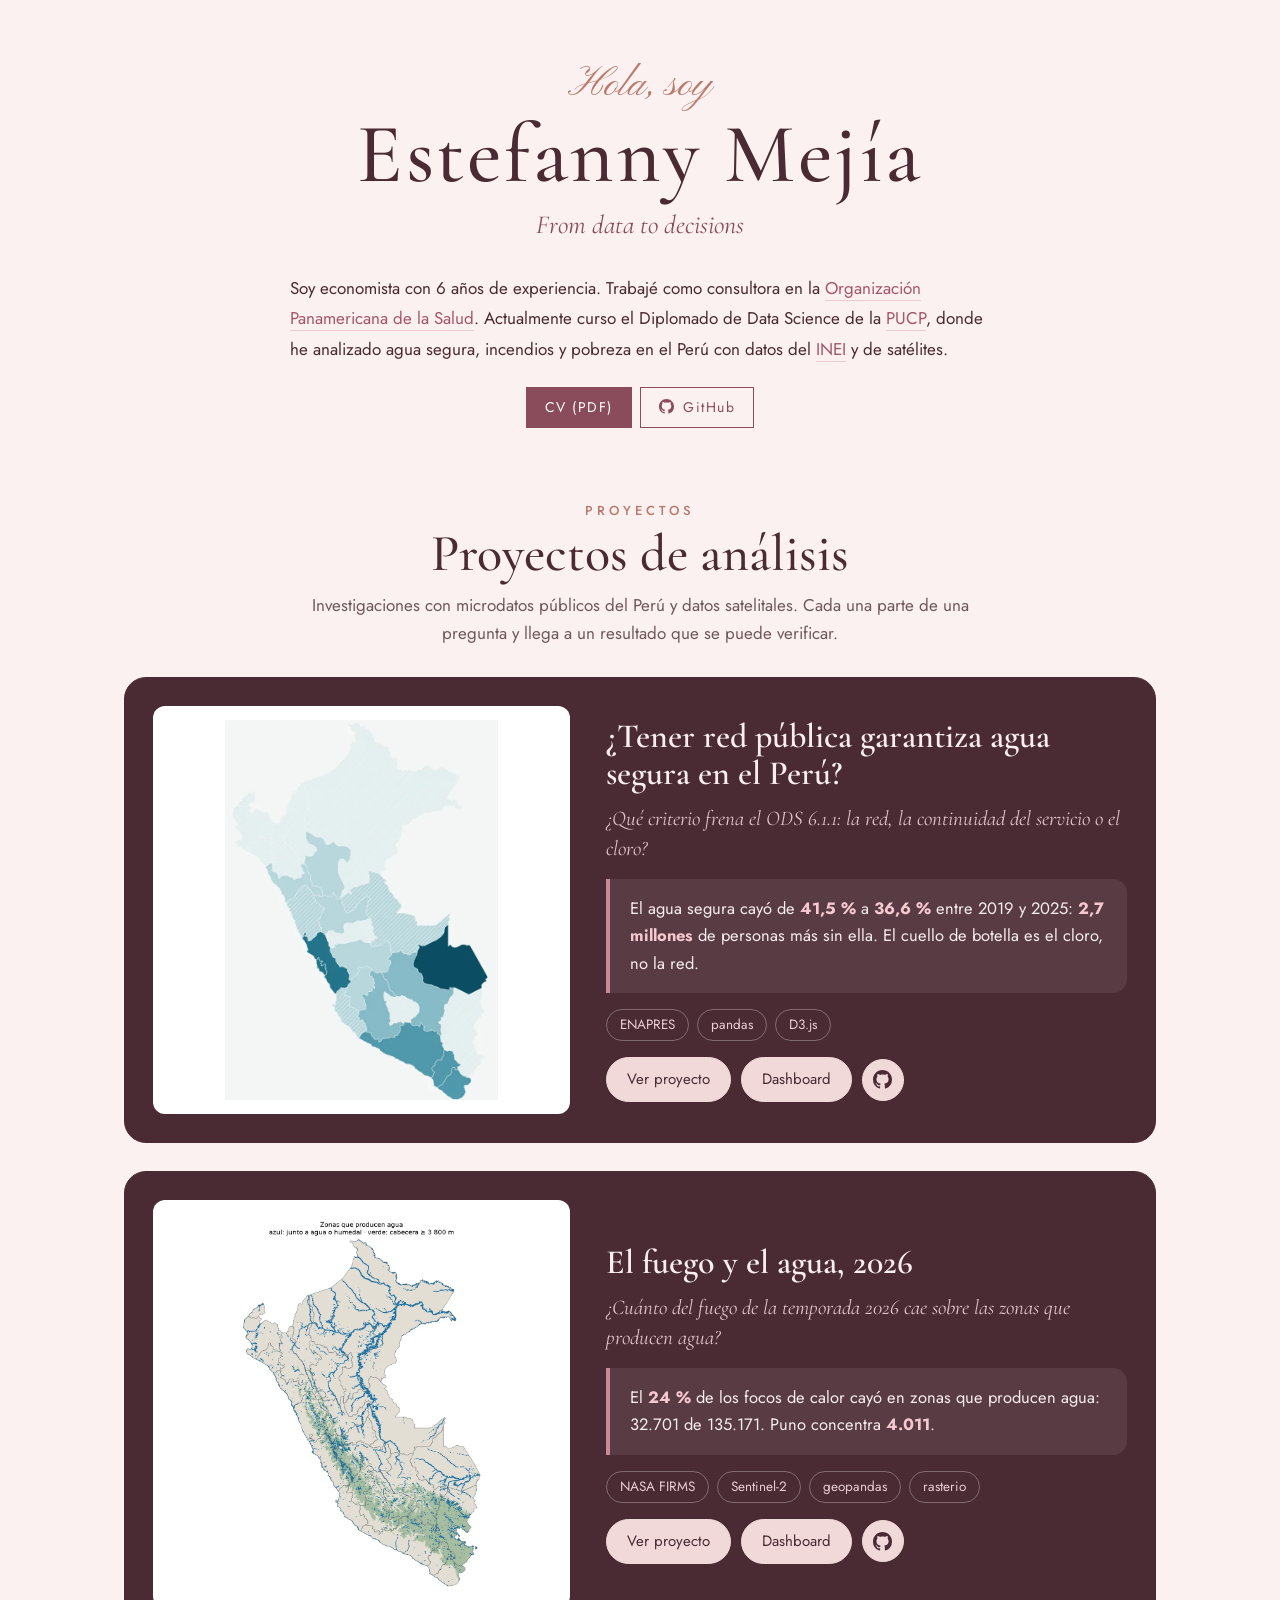
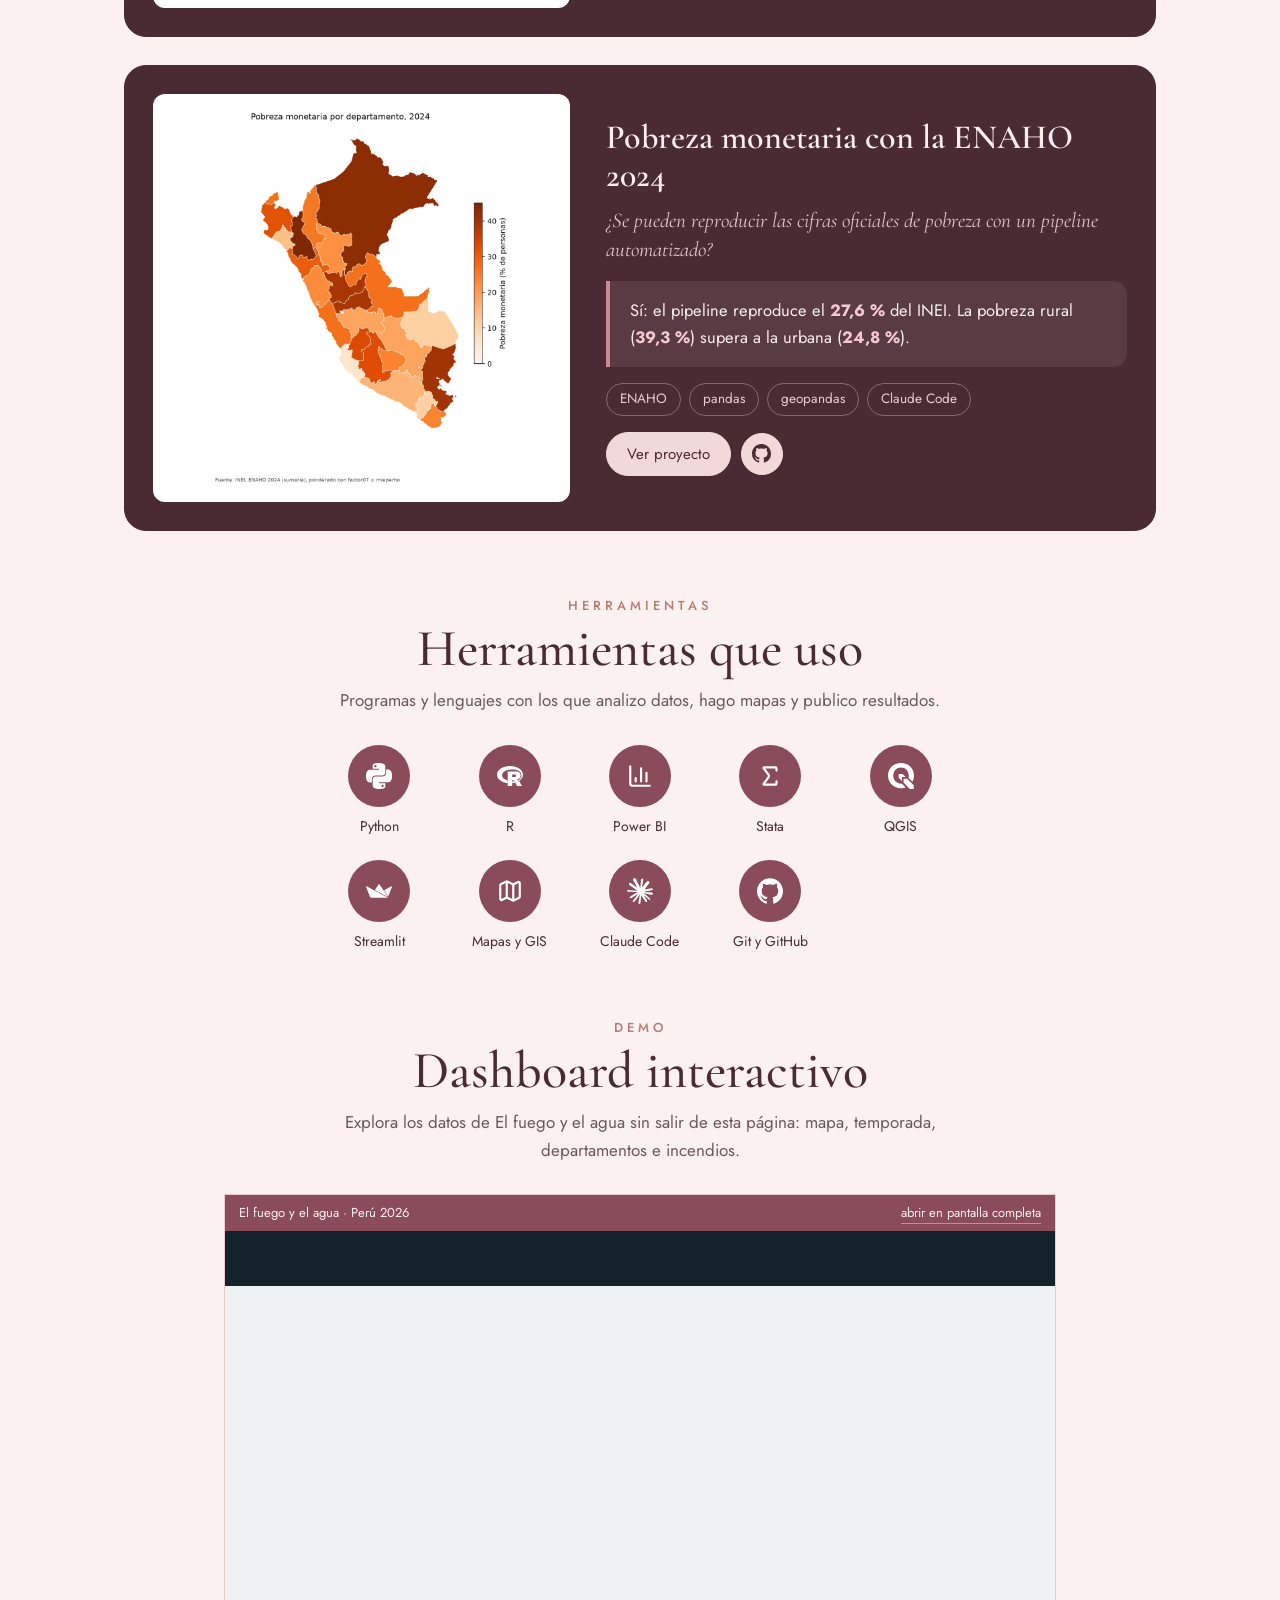
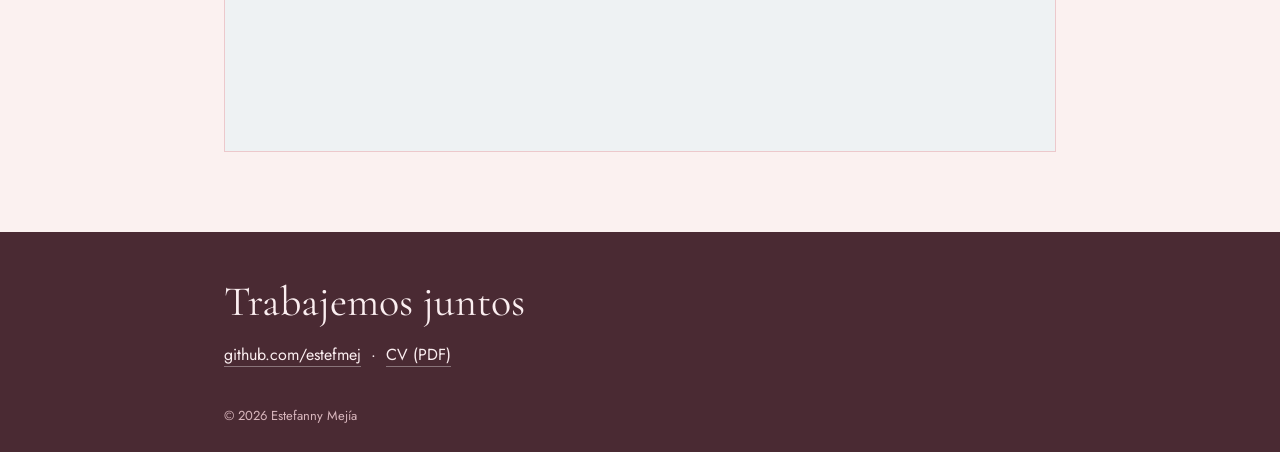
<file: index.html>
<!DOCTYPE html>
<html lang="es">
<head>
<meta charset="utf-8">
<meta name="viewport" content="width=device-width, initial-scale=1">
<title>Estefanny Mejía</title>
<meta name="author" content="Estefanny Mejía">
<meta name="description" content="Economista, ex consultora de la OPS y estudiante del Diplomado de Data Science de la PUCP.">
<link rel="icon" href="images/favicon.svg" type="image/svg+xml">
<link rel="preconnect" href="https://fonts.googleapis.com">
<link rel="preconnect" href="https://fonts.gstatic.com" crossorigin>
<link href="https://fonts.googleapis.com/css2?family=Cormorant+Garamond:ital,wght@0,400;0,500;0,600;1,500&family=Jost:wght@400;500&family=Pinyon+Script&display=swap" rel="stylesheet">
<link rel="stylesheet" href="stylesheet.css?v=6">
</head>
<body>
<main>
<div class="col">
  <header class="intro">
    <p class="hello">Hola, soy</p>
    <h1 class="name">Estefanny Mejía</h1>
    <p class="tagline">From data to decisions</p>
    <p class="bio">Soy economista con 6 años de experiencia. Trabajé como consultora en la <a href="https://www.paho.org/es">Organización Panamericana de la Salud</a>. Actualmente curso el Diplomado de Data Science de la <a href="https://www.pucp.edu.pe/">PUCP</a>, donde he analizado agua segura, incendios y pobreza en el Perú con datos del <a href="https://www.inei.gob.pe/">INEI</a> y de satélites.</p>
    <p class="quick"><a class="solid" href="data/CV_Estefanny_Mejia.pdf">CV (PDF)</a><a href="https://github.com/estefmej"><svg class="gh" viewBox="0 0 16 16" width="15" height="15" aria-hidden="true"><path fill="currentColor" d="M8 0c4.42 0 8 3.58 8 8a8.013 8.013 0 0 1-5.45 7.59c-.4.08-.55-.17-.55-.38 0-.27.01-1.13.01-2.2 0-.75-.25-1.23-.54-1.48 1.78-.2 3.65-.88 3.65-3.95 0-.88-.31-1.59-.82-2.15.08-.2.36-1.02-.08-2.12 0 0-.67-.22-2.2.82-.64-.18-1.32-.27-2-.27-.68 0-1.36.09-2 .27-1.53-1.03-2.2-.82-2.2-.82-.44 1.1-.16 1.92-.08 2.12-.51.56-.82 1.28-.82 2.15 0 3.06 1.86 3.75 3.64 3.95-.23.2-.44.55-.51 1.07-.46.21-1.61.55-2.33-.66-.15-.24-.6-.83-1.23-.82-.67.01-.27.38.01.53.34.19.73.9.82 1.13.16.45.68 1.31 2.69.94 0 .67.01 1.3.01 1.49 0 .21-.15.45-.55.38A7.995 7.995 0 0 1 0 8c0-4.42 3.58-8 8-8Z"/></svg> GitHub</a></p>
  </header>

</div>
  <section id="proyectos" class="wide">
    <div class="shead">
      <p class="kicker">PROYECTOS</p>
      <h2>Proyectos de análisis</h2>
      <p class="desc">Investigaciones con microdatos públicos del Perú y datos satelitales. Cada una parte de una pregunta y llega a un resultado que se puede verificar.</p>
    </div>
    <div class="hcards">
      <article class="hcard">
        <a class="hpic" href="proyectos/agua-segura/"><img src="images/agua-card.webp" alt="Mapa del Perú con el indicador de agua segura por departamento" loading="lazy"></a>
        <div class="hbody">
          <h3><a href="proyectos/agua-segura/">¿Tener red pública garantiza agua segura en el Perú?</a></h3>
          <p class="hq">¿Qué criterio frena el ODS 6.1.1: la red, la continuidad del servicio o el cloro?</p>
          <div class="hres">El agua segura cayó de <b>41,5 %</b> a <b>36,6 %</b> entre 2019 y 2025: <b>2,7 millones</b> de personas más sin ella. El cuello de botella es el cloro, no la red.</div>
          <div class="tags"><span class="tag">ENAPRES</span><span class="tag">pandas</span><span class="tag">D3.js</span></div>
          <div class="btns"><a class="btn-o" href="proyectos/agua-segura/">Ver proyecto</a><a class="btn-o" href="demo/agua-segura/">Dashboard</a><a class="btn-o gh-btn" href="https://github.com/estefmej/Tarea_3" aria-label="Código en GitHub" title="Código en GitHub"><svg class="gh" viewBox="0 0 16 16" width="15" height="15" aria-hidden="true"><path fill="currentColor" d="M8 0c4.42 0 8 3.58 8 8a8.013 8.013 0 0 1-5.45 7.59c-.4.08-.55-.17-.55-.38 0-.27.01-1.13.01-2.2 0-.75-.25-1.23-.54-1.48 1.78-.2 3.65-.88 3.65-3.95 0-.88-.31-1.59-.82-2.15.08-.2.36-1.02-.08-2.12 0 0-.67-.22-2.2.82-.64-.18-1.32-.27-2-.27-.68 0-1.36.09-2 .27-1.53-1.03-2.2-.82-2.2-.82-.44 1.1-.16 1.92-.08 2.12-.51.56-.82 1.28-.82 2.15 0 3.06 1.86 3.75 3.64 3.95-.23.2-.44.55-.51 1.07-.46.21-1.61.55-2.33-.66-.15-.24-.6-.83-1.23-.82-.67.01-.27.38.01.53.34.19.73.9.82 1.13.16.45.68 1.31 2.69.94 0 .67.01 1.3.01 1.49 0 .21-.15.45-.55.38A7.995 7.995 0 0 1 0 8c0-4.42 3.58-8 8-8Z"/></svg></a></div>
        </div>
      </article>
      <article class="hcard">
        <a class="hpic" href="proyectos/fuego-y-agua/"><img src="images/fuego-mapa.webp" alt="Mapa de las zonas que producen agua en el Perú" loading="lazy"></a>
        <div class="hbody">
          <h3><a href="proyectos/fuego-y-agua/">El fuego y el agua, 2026</a></h3>
          <p class="hq">¿Cuánto del fuego de la temporada 2026 cae sobre las zonas que producen agua?</p>
          <div class="hres">El <b>24 %</b> de los focos de calor cayó en zonas que producen agua: 32.701 de 135.171. Puno concentra <b>4.011</b>.</div>
          <div class="tags"><span class="tag">NASA FIRMS</span><span class="tag">Sentinel-2</span><span class="tag">geopandas</span><span class="tag">rasterio</span></div>
          <div class="btns"><a class="btn-o" href="proyectos/fuego-y-agua/">Ver proyecto</a><a class="btn-o" href="demo/fuego-y-agua/">Dashboard</a><a class="btn-o gh-btn" href="https://github.com/estefmej/fuego-y-agua" aria-label="Código en GitHub" title="Código en GitHub"><svg class="gh" viewBox="0 0 16 16" width="15" height="15" aria-hidden="true"><path fill="currentColor" d="M8 0c4.42 0 8 3.58 8 8a8.013 8.013 0 0 1-5.45 7.59c-.4.08-.55-.17-.55-.38 0-.27.01-1.13.01-2.2 0-.75-.25-1.23-.54-1.48 1.78-.2 3.65-.88 3.65-3.95 0-.88-.31-1.59-.82-2.15.08-.2.36-1.02-.08-2.12 0 0-.67-.22-2.2.82-.64-.18-1.32-.27-2-.27-.68 0-1.36.09-2 .27-1.53-1.03-2.2-.82-2.2-.82-.44 1.1-.16 1.92-.08 2.12-.51.56-.82 1.28-.82 2.15 0 3.06 1.86 3.75 3.64 3.95-.23.2-.44.55-.51 1.07-.46.21-1.61.55-2.33-.66-.15-.24-.6-.83-1.23-.82-.67.01-.27.38.01.53.34.19.73.9.82 1.13.16.45.68 1.31 2.69.94 0 .67.01 1.3.01 1.49 0 .21-.15.45-.55.38A7.995 7.995 0 0 1 0 8c0-4.42 3.58-8 8-8Z"/></svg></a></div>
        </div>
      </article>
      <article class="hcard">
        <a class="hpic" href="proyectos/pobreza-enaho/"><img src="images/enaho-mapa.webp" alt="Mapa de pobreza monetaria por departamento, 2024" loading="lazy"></a>
        <div class="hbody">
          <h3><a href="proyectos/pobreza-enaho/">Pobreza monetaria con la ENAHO 2024</a></h3>
          <p class="hq">¿Se pueden reproducir las cifras oficiales de pobreza con un pipeline automatizado?</p>
          <div class="hres">Sí: el pipeline reproduce el <b>27,6 %</b> del INEI. La pobreza rural (<b>39,3 %</b>) supera a la urbana (<b>24,8 %</b>).</div>
          <div class="tags"><span class="tag">ENAHO</span><span class="tag">pandas</span><span class="tag">geopandas</span><span class="tag">Claude Code</span></div>
          <div class="btns"><a class="btn-o" href="proyectos/pobreza-enaho/">Ver proyecto</a><a class="btn-o gh-btn" href="https://github.com/estefmej/Tarea_enaho" aria-label="Código en GitHub" title="Código en GitHub"><svg class="gh" viewBox="0 0 16 16" width="15" height="15" aria-hidden="true"><path fill="currentColor" d="M8 0c4.42 0 8 3.58 8 8a8.013 8.013 0 0 1-5.45 7.59c-.4.08-.55-.17-.55-.38 0-.27.01-1.13.01-2.2 0-.75-.25-1.23-.54-1.48 1.78-.2 3.65-.88 3.65-3.95 0-.88-.31-1.59-.82-2.15.08-.2.36-1.02-.08-2.12 0 0-.67-.22-2.2.82-.64-.18-1.32-.27-2-.27-.68 0-1.36.09-2 .27-1.53-1.03-2.2-.82-2.2-.82-.44 1.1-.16 1.92-.08 2.12-.51.56-.82 1.28-.82 2.15 0 3.06 1.86 3.75 3.64 3.95-.23.2-.44.55-.51 1.07-.46.21-1.61.55-2.33-.66-.15-.24-.6-.83-1.23-.82-.67.01-.27.38.01.53.34.19.73.9.82 1.13.16.45.68 1.31 2.69.94 0 .67.01 1.3.01 1.49 0 .21-.15.45-.55.38A7.995 7.995 0 0 1 0 8c0-4.42 3.58-8 8-8Z"/></svg></a></div>
        </div>
      </article>
    </div>
  </section>
<div class="col">
  <section id="herramientas">
    <div class="shead">
      <p class="kicker">HERRAMIENTAS</p>
      <h2>Herramientas que uso</h2>
      <p class="desc">Programas y lenguajes con los que analizo datos, hago mapas y publico resultados.</p>
    </div>
    <ul class="tools">
      <li><span class="ti"><svg viewBox="0 0 24 24" width="26" height="26" aria-hidden="true"><path fill="currentColor" d="M14.25.18l.9.2.73.26.59.3.45.32.34.34.25.34.16.33.1.3.04.26.02.2-.01.13V8.5l-.05.63-.13.55-.21.46-.26.38-.3.31-.33.25-.35.19-.35.14-.33.1-.3.07-.26.04-.21.02H8.77l-.69.05-.59.14-.5.22-.41.27-.33.32-.27.35-.2.36-.15.37-.1.35-.07.32-.04.27-.02.21v3.06H3.17l-.21-.03-.28-.07-.32-.12-.35-.18-.36-.26-.36-.36-.35-.46-.32-.59-.28-.73-.21-.88-.14-1.05-.05-1.23.06-1.22.16-1.04.24-.87.32-.71.36-.57.4-.44.42-.33.42-.24.4-.16.36-.1.32-.05.24-.01h.16l.06.01h8.16v-.83H6.18l-.01-2.75-.02-.37.05-.34.11-.31.17-.28.25-.26.31-.23.38-.2.44-.18.51-.15.58-.12.64-.1.71-.06.77-.04.84-.02 1.27.05zm-6.3 1.98l-.23.33-.08.41.08.41.23.34.33.22.41.09.41-.09.33-.22.23-.34.08-.41-.08-.41-.23-.33-.33-.22-.41-.09-.41.09zm13.09 3.95l.28.06.32.12.35.18.36.27.36.35.35.47.32.59.28.73.21.88.14 1.04.05 1.23-.06 1.23-.16 1.04-.24.86-.32.71-.36.57-.4.45-.42.33-.42.24-.4.16-.36.09-.32.05-.24.02-.16-.01h-8.22v.82h5.84l.01 2.76.02.36-.05.34-.11.31-.17.29-.25.25-.31.24-.38.2-.44.17-.51.15-.58.13-.64.09-.71.07-.77.04-.84.01-1.27-.04-1.07-.14-.9-.2-.73-.25-.59-.3-.45-.33-.34-.34-.25-.34-.16-.33-.1-.3-.04-.25-.02-.2.01-.13v-5.34l.05-.64.13-.54.21-.46.26-.38.3-.32.33-.24.35-.2.35-.14.33-.1.3-.06.26-.04.21-.02.13-.01h5.84l.69-.05.59-.14.5-.21.41-.28.33-.32.27-.35.2-.36.15-.36.1-.35.07-.32.04-.28.02-.21V6.07h2.09l.14.01zm-6.47 14.25l-.23.33-.08.41.08.41.23.33.33.23.41.08.41-.08.33-.23.23-.33.08-.41-.08-.41-.23-.33-.33-.23-.41-.08-.41.08z"/></svg></span>Python</li>
      <li><span class="ti"><svg viewBox="0 0 24 24" width="26" height="26" aria-hidden="true"><path fill="currentColor" d="M12 2.746c-6.627 0-12 3.599-12 8.037 0 3.897 4.144 7.144 9.64 7.88V16.26c-2.924-.915-4.925-2.755-4.925-4.877 0-3.035 4.084-5.494 9.12-5.494 5.038 0 8.757 1.683 8.757 5.494 0 1.976-.999 3.379-2.662 4.272.09.066.174.128.258.216.169.149.25.363.372.544 2.128-1.45 3.44-3.437 3.44-5.631 0-4.44-5.373-8.038-12-8.038zm-2.111 4.99v13.516l4.093-.002-.002-5.291h1.1c.225 0 .321.066.549.25.272.22.715.982.715.982l2.164 4.063 4.627-.002-2.864-4.826s-.086-.193-.265-.383a2.22 2.22 0 00-.582-.416c-.422-.214-1.149-.434-1.149-.434s3.578-.264 3.578-3.826c0-3.562-3.744-3.63-3.744-3.63zm4.127 2.93l2.478.002s1.149-.062 1.149 1.127c0 1.165-1.149 1.17-1.149 1.17h-2.478zm1.754 6.119c-.494.049-1.012.079-1.54.088v1.807a16.622 16.622 0 002.37-.473l-.471-.891s-.108-.183-.248-.394c-.039-.054-.08-.098-.111-.137z"/></svg></span>R</li>
      <li><span class="ti"><svg viewBox="0 0 24 24" width="26" height="26" fill="none" stroke="currentColor" stroke-width="2" stroke-linecap="round" stroke-linejoin="round" aria-hidden="true"><path d="M3 3v16a2 2 0 0 0 2 2h16" /><path d="M18 17V9" /><path d="M13 17V5" /><path d="M8 17v-3" /></svg></span>Power BI</li>
      <li><span class="ti"><svg viewBox="0 0 24 24" width="26" height="26" fill="none" stroke="currentColor" stroke-width="2" stroke-linecap="round" stroke-linejoin="round" aria-hidden="true"><path d="M18 7V5a1 1 0 0 0-1-1H6.5a.5.5 0 0 0-.4.8l4.5 6a2 2 0 0 1 0 2.4l-4.5 6a.5.5 0 0 0 .4.8H17a1 1 0 0 0 1-1v-2" /></svg></span>Stata</li>
      <li><span class="ti"><svg viewBox="0 0 24 24" width="26" height="26" aria-hidden="true"><path fill="currentColor" d="M12.879 13.006v3.65l-3.004-3.048v-3.495h3.582l2.852 2.893h-3.43zm10.886 7.606V24h-3.654l-5.73-5.9v-3.55h3.354l6.03 6.062zm-10.828-1.448l3.372 3.371c-1.309.442-2.557.726-4.325.726C5.136 23.26 0 18.243 0 11.565 0 4.92 5.136 0 11.984 0 18.864 0 24 4.952 24 11.565c0 2.12-.523 4.076-1.457 5.759l-3.625-3.725a8.393 8.393 0 0 0 .24-2.005c0-4.291-3.148-7.527-7.1-7.527-3.954 0-7.248 3.236-7.248 7.527s3.33 7.6 7.247 7.6c.548 0 .661.017.88-.03z"/></svg></span>QGIS</li>
      <li><span class="ti"><svg viewBox="0 0 24 24" width="26" height="26" aria-hidden="true"><path fill="currentColor" d="M16.673 11.32l6.862-3.618c.233-.136.554.12.442.387L20.463 17.1zm-8.556-.229l3.473-5.187c.203-.328.578-.316.793-.028l7.886 11.75zm-3.375 7.25c-.28 0-.835-.284-.993-.716l-3.72-9.46c-.118-.331.139-.614.48-.464l19.474 10.306c-.149.147-.453.337-.72.334z"/></svg></span>Streamlit</li>
      <li><span class="ti"><svg viewBox="0 0 24 24" width="26" height="26" fill="none" stroke="currentColor" stroke-width="2" stroke-linecap="round" stroke-linejoin="round" aria-hidden="true"><path d="M14.106 5.553a2 2 0 0 0 1.788 0l3.659-1.83A1 1 0 0 1 21 4.619v12.764a1 1 0 0 1-.553.894l-4.553 2.277a2 2 0 0 1-1.788 0l-4.212-2.106a2 2 0 0 0-1.788 0l-3.659 1.83A1 1 0 0 1 3 19.381V6.618a1 1 0 0 1 .553-.894l4.553-2.277a2 2 0 0 1 1.788 0z" /><path d="M15 5.764v15" /><path d="M9 3.236v15" /></svg></span>Mapas y GIS</li>
      <li><span class="ti"><svg viewBox="0 0 24 24" width="26" height="26" aria-hidden="true"><path fill="currentColor" d="m4.7144 15.9555 4.7174-2.6471.079-.2307-.079-.1275h-.2307l-.7893-.0486-2.6956-.0729-2.3375-.0971-2.2646-.1214-.5707-.1215-.5343-.7042.0546-.3522.4797-.3218.686.0608 1.5179.1032 2.2767.1578 1.6514.0972 2.4468.255h.3886l.0546-.1579-.1336-.0971-.1032-.0972L6.973 9.8356l-2.55-1.6879-1.3356-.9714-.7225-.4918-.3643-.4614-.1578-1.0078.6557-.7225.8803.0607.2246.0607.8925.686 1.9064 1.4754 2.4893 1.8336.3643.3035.1457-.1032.0182-.0728-.164-.2733-1.3539-2.4467-1.445-2.4893-.6435-1.032-.17-.6194c-.0607-.255-.1032-.4674-.1032-.7285L6.287.1335 6.6997 0l.9957.1336.419.3642.6192 1.4147 1.0018 2.2282 1.5543 3.0296.4553.8985.2429.8318.091.255h.1579v-.1457l.1275-1.706.2368-2.0947.2307-2.6957.0789-.7589.3764-.9107.7468-.4918.5828.2793.4797.686-.0668.4433-.2853 1.8517-.5586 2.9021-.3643 1.9429h.2125l.2429-.2429.9835-1.3053 1.6514-2.0643.7286-.8196.85-.9046.5464-.4311h1.0321l.759 1.1293-.34 1.1657-1.0625 1.3478-.8804 1.1414-1.2628 1.7-.7893 1.36.0729.1093.1882-.0183 2.8535-.607 1.5421-.2794 1.8396-.3157.8318.3886.091.3946-.3278.8075-1.967.4857-2.3072.4614-3.4364.8136-.0425.0304.0486.0607 1.5482.1457.6618.0364h1.621l3.0175.2247.7892.522.4736.6376-.079.4857-1.2142.6193-1.6393-.3886-3.825-.9107-1.3113-.3279h-.1822v.1093l1.0929 1.0686 2.0035 1.8092 2.5075 2.3314.1275.5768-.3218.4554-.34-.0486-2.2039-1.6575-.85-.7468-1.9246-1.621h-.1275v.17l.4432.6496 2.3436 3.5214.1214 1.0807-.17.3521-.6071.2125-.6679-.1214-1.3721-1.9246L14.38 17.959l-1.1414-1.9428-.1397.079-.674 7.2552-.3156.3703-.7286.2793-.6071-.4614-.3218-.7468.3218-1.4753.3886-1.9246.3157-1.53.2853-1.9004.17-.6314-.0121-.0425-.1397.0182-1.4328 1.9672-2.1796 2.9446-1.7243 1.8456-.4128.164-.7164-.3704.0667-.6618.4008-.5889 2.386-3.0357 1.4389-1.882.929-1.0868-.0062-.1579h-.0546l-6.3385 4.1164-1.1293.1457-.4857-.4554.0608-.7467.2307-.2429 1.9064-1.3114Z"/></svg></span>Claude Code</li>
      <li><span class="ti"><svg viewBox="0 0 24 24" width="26" height="26" aria-hidden="true"><path fill="currentColor" d="M12 .297c-6.63 0-12 5.373-12 12 0 5.303 3.438 9.8 8.205 11.385.6.113.82-.258.82-.577 0-.285-.01-1.04-.015-2.04-3.338.724-4.042-1.61-4.042-1.61C4.422 18.07 3.633 17.7 3.633 17.7c-1.087-.744.084-.729.084-.729 1.205.084 1.838 1.236 1.838 1.236 1.07 1.835 2.809 1.305 3.495.998.108-.776.417-1.305.76-1.605-2.665-.3-5.466-1.332-5.466-5.93 0-1.31.465-2.38 1.235-3.22-.135-.303-.54-1.523.105-3.176 0 0 1.005-.322 3.3 1.23.96-.267 1.98-.399 3-.405 1.02.006 2.04.138 3 .405 2.28-1.552 3.285-1.23 3.285-1.23.645 1.653.24 2.873.12 3.176.765.84 1.23 1.91 1.23 3.22 0 4.61-2.805 5.625-5.475 5.92.42.36.81 1.096.81 2.22 0 1.606-.015 2.896-.015 3.286 0 .315.21.69.825.57C20.565 22.092 24 17.592 24 12.297c0-6.627-5.373-12-12-12"/></svg></span>Git y GitHub</li>
    </ul>
  </section>

  <section id="dashboard">
    <div class="shead">
      <p class="kicker">DEMO</p>
      <h2>Dashboard interactivo</h2>
      <p class="desc">Explora los datos de El fuego y el agua sin salir de esta página: mapa, temporada, departamentos e incendios.</p>
    </div>
    <div class="frame">
      <div class="bar"><span>El fuego y el agua · Perú 2026</span><a href="demo/fuego-y-agua/" target="_blank" rel="noopener">abrir en pantalla completa</a></div>
      <iframe src="demo/fuego-y-agua/" title="Dashboard interactivo: el fuego y el agua" loading="lazy"></iframe>
    </div>
  </section>

</div>
</main>
<footer>
  <div class="col">
    <p class="big">Trabajemos juntos</p>
    <p><a href="https://github.com/estefmej">github.com/estefmej</a> &nbsp;·&nbsp; <a href="data/CV_Estefanny_Mejia.pdf">CV (PDF)</a></p>
    <div class="meta"><span>© 2026 Estefanny Mejía</span></div>
  </div>
</footer>
</body>
</html>
</file>
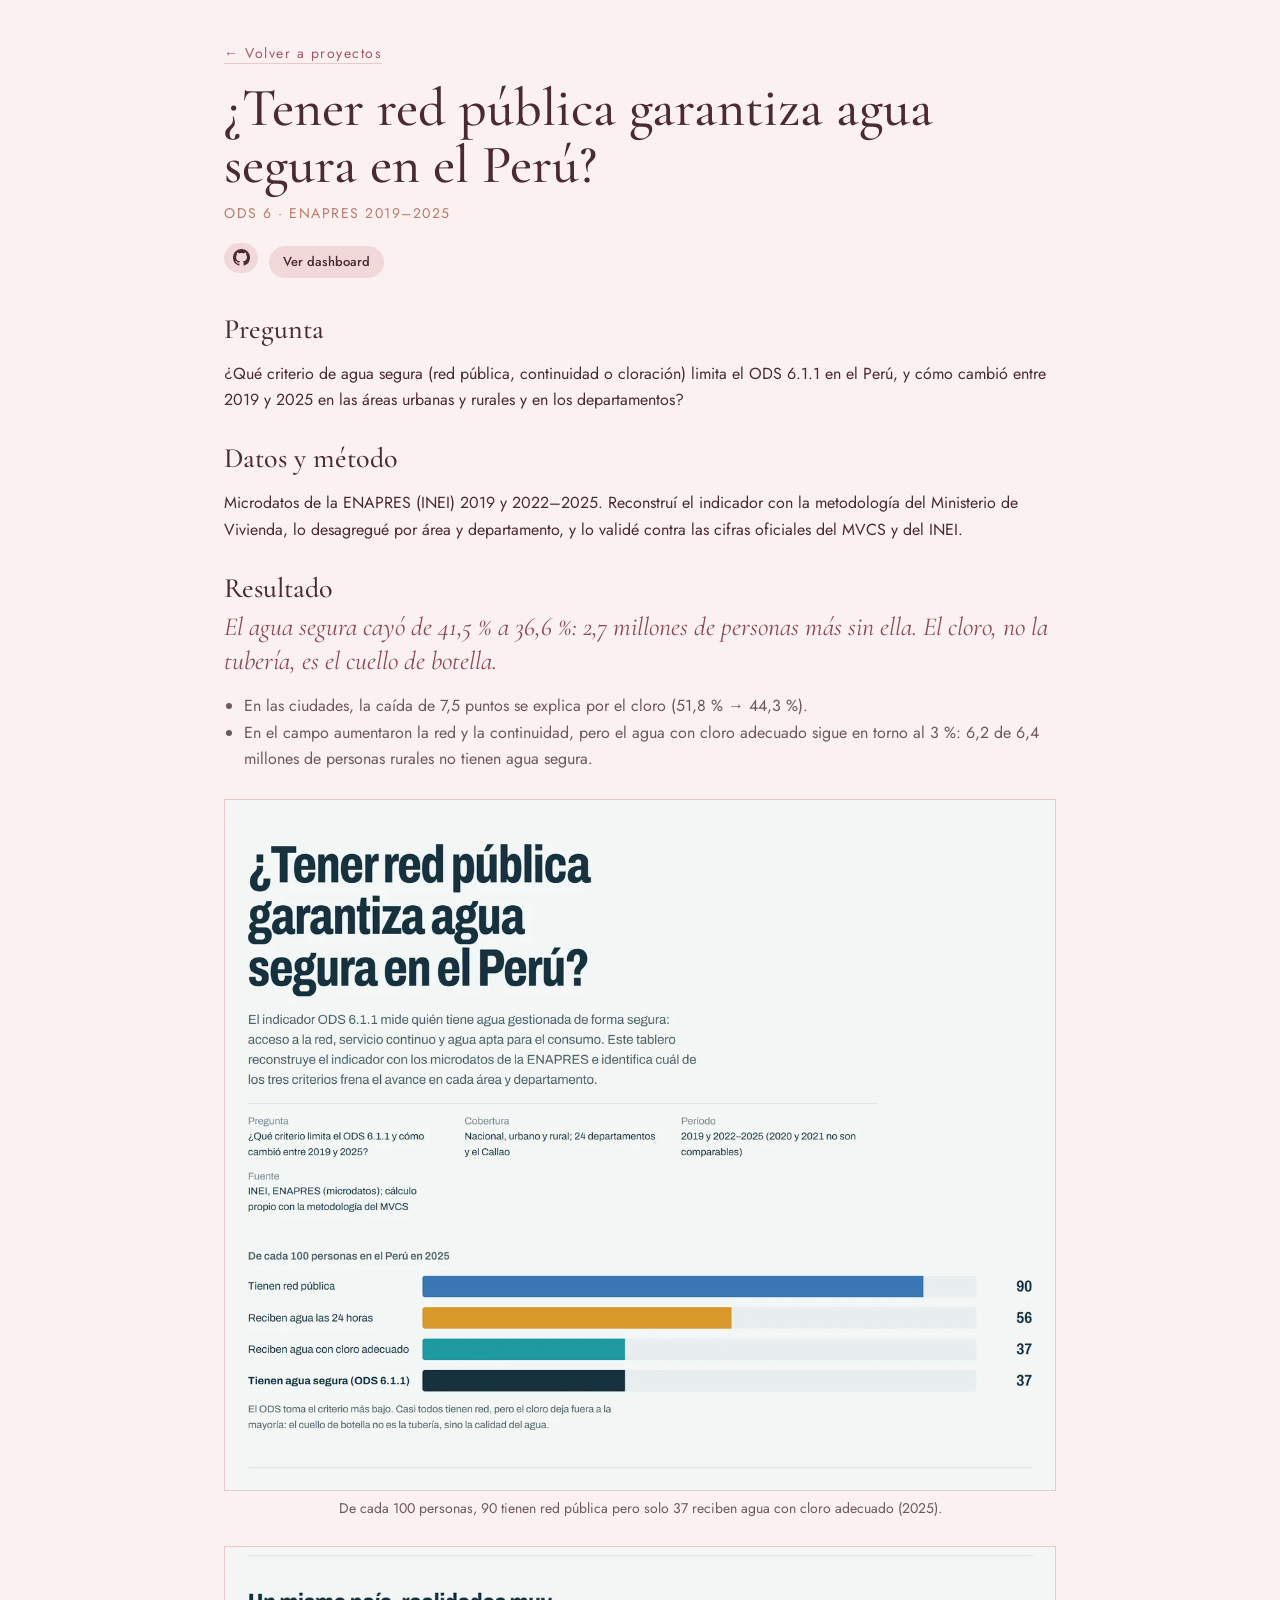
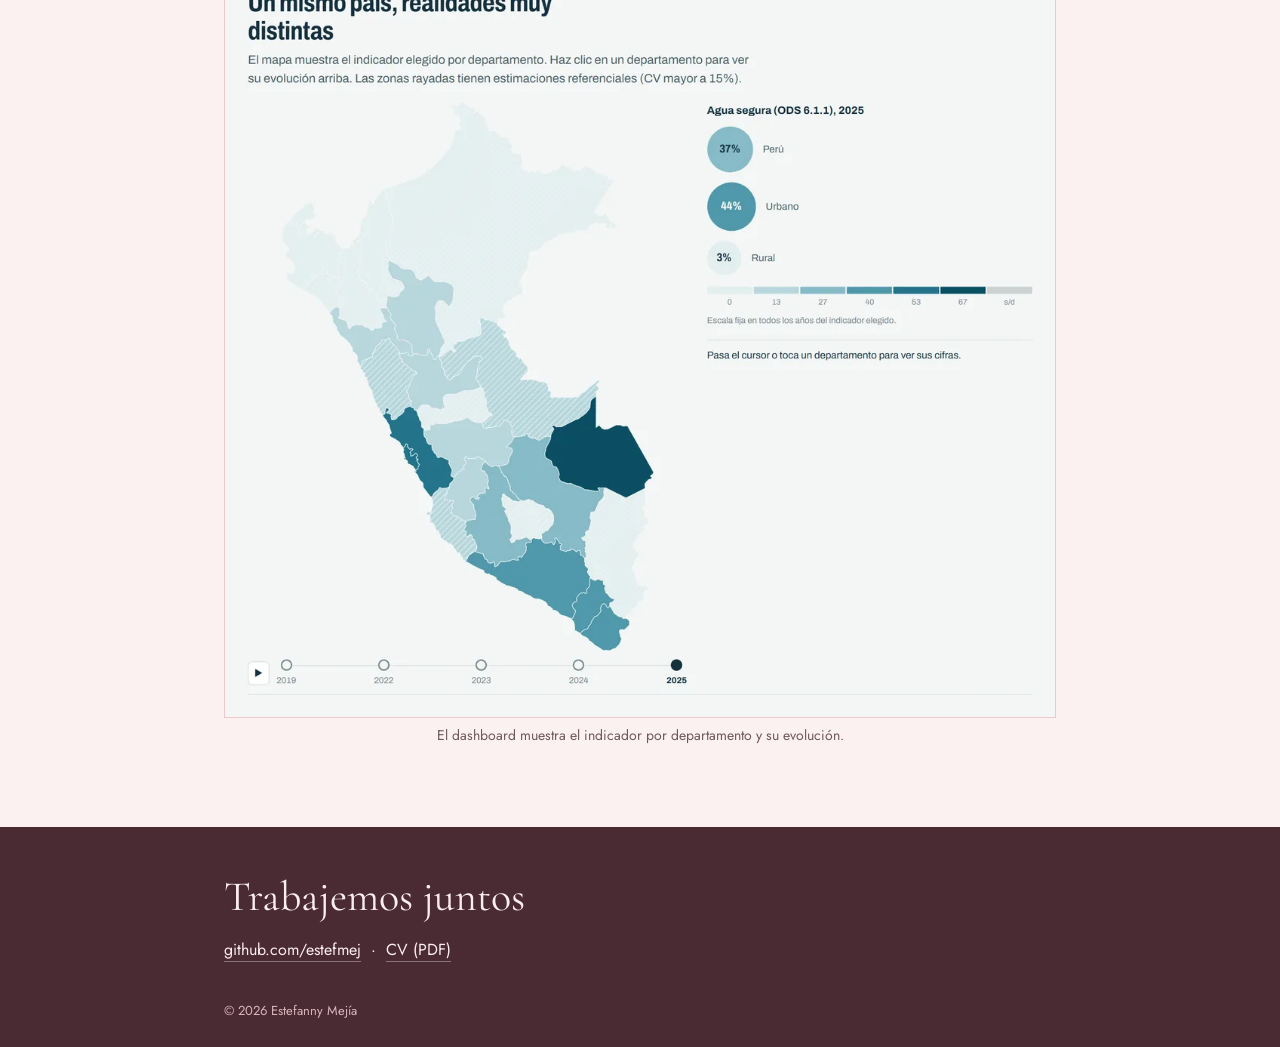
<file: proyectos/agua-segura/index.html>
<!DOCTYPE html>
<html lang="es">
<head>
<meta charset="utf-8">
<meta name="viewport" content="width=device-width, initial-scale=1">
<title>¿Tener red pública garantiza agua segura en el Perú? · Estefanny Mejía</title>
<meta name="author" content="Estefanny Mejía">
<link rel="icon" href="../../images/favicon.svg" type="image/svg+xml">
<link rel="preconnect" href="https://fonts.googleapis.com">
<link rel="preconnect" href="https://fonts.gstatic.com" crossorigin>
<link href="https://fonts.googleapis.com/css2?family=Cormorant+Garamond:ital,wght@0,400;0,500;0,600;1,500&family=Jost:wght@400;500&family=Pinyon+Script&display=swap" rel="stylesheet">
<link rel="stylesheet" href="../../stylesheet.css?v=6">
</head>
<body>
<main class="col">
  <div class="ptop">
    <a class="back" href="../../index.html#proyectos">← Volver a proyectos</a>
    <h1>¿Tener red pública garantiza agua segura en el Perú?</h1>
    <p class="meta">ODS 6 · ENAPRES 2019–2025</p>
    <p><a class="pill gh-only" href="https://github.com/estefmej/Tarea_3" aria-label="Código en GitHub" title="Código en GitHub"><svg class="gh" viewBox="0 0 16 16" width="15" height="15" aria-hidden="true"><path fill="currentColor" d="M8 0c4.42 0 8 3.58 8 8a8.013 8.013 0 0 1-5.45 7.59c-.4.08-.55-.17-.55-.38 0-.27.01-1.13.01-2.2 0-.75-.25-1.23-.54-1.48 1.78-.2 3.65-.88 3.65-3.95 0-.88-.31-1.59-.82-2.15.08-.2.36-1.02-.08-2.12 0 0-.67-.22-2.2.82-.64-.18-1.32-.27-2-.27-.68 0-1.36.09-2 .27-1.53-1.03-2.2-.82-2.2-.82-.44 1.1-.16 1.92-.08 2.12-.51.56-.82 1.28-.82 2.15 0 3.06 1.86 3.75 3.64 3.95-.23.2-.44.55-.51 1.07-.46.21-1.61.55-2.33-.66-.15-.24-.6-.83-1.23-.82-.67.01-.27.38.01.53.34.19.73.9.82 1.13.16.45.68 1.31 2.69.94 0 .67.01 1.3.01 1.49 0 .21-.15.45-.55.38A7.995 7.995 0 0 1 0 8c0-4.42 3.58-8 8-8Z"/></svg></a> <a class="pill" href="../../demo/agua-segura/">Ver dashboard</a></p>
  </div>
  <div class="pbody">
    <h2>Pregunta</h2>
    <p>¿Qué criterio de agua segura (red pública, continuidad o cloración) limita el ODS 6.1.1 en el Perú, y cómo cambió entre 2019 y 2025 en las áreas urbanas y rurales y en los departamentos?</p>
    <h2>Datos y método</h2>
    <p>Microdatos de la ENAPRES (INEI) 2019 y 2022–2025. Reconstruí el indicador con la metodología del Ministerio de Vivienda, lo desagregué por área y departamento, y lo validé contra las cifras oficiales del MVCS y del INEI.</p>
    <h2>Resultado</h2>
    <p class="key">El agua segura cayó de 41,5 % a 36,6 %: 2,7 millones de personas más sin ella. El cloro, no la tubería, es el cuello de botella.</p>
    <ul><li>En las ciudades, la caída de 7,5 puntos se explica por el cloro (51,8 % → 44,3 %).</li><li>En el campo aumentaron la red y la continuidad, pero el agua con cloro adecuado sigue en torno al 3 %: 6,2 de 6,4 millones de personas rurales no tienen agua segura.</li></ul>
<figure class="fig"><img src="../../images/agua-inicio.webp" alt="Portada del dashboard de agua segura" loading="lazy"><figcaption>De cada 100 personas, 90 tienen red pública pero solo 37 reciben agua con cloro adecuado (2025).</figcaption></figure>
<figure class="fig"><img src="../../images/agua-mapa.webp" alt="Mapa del indicador por departamento" loading="lazy"><figcaption>El dashboard muestra el indicador por departamento y su evolución.</figcaption></figure>
  </div>
</main>
<footer>
  <div class="col">
    <p class="big">Trabajemos juntos</p>
    <p><a href="https://github.com/estefmej">github.com/estefmej</a> &nbsp;·&nbsp; <a href="../../data/CV_Estefanny_Mejia.pdf">CV (PDF)</a></p>
    <div class="meta"><span>© 2026 Estefanny Mejía</span></div>
  </div>
</footer>
</body>
</html>
</file>
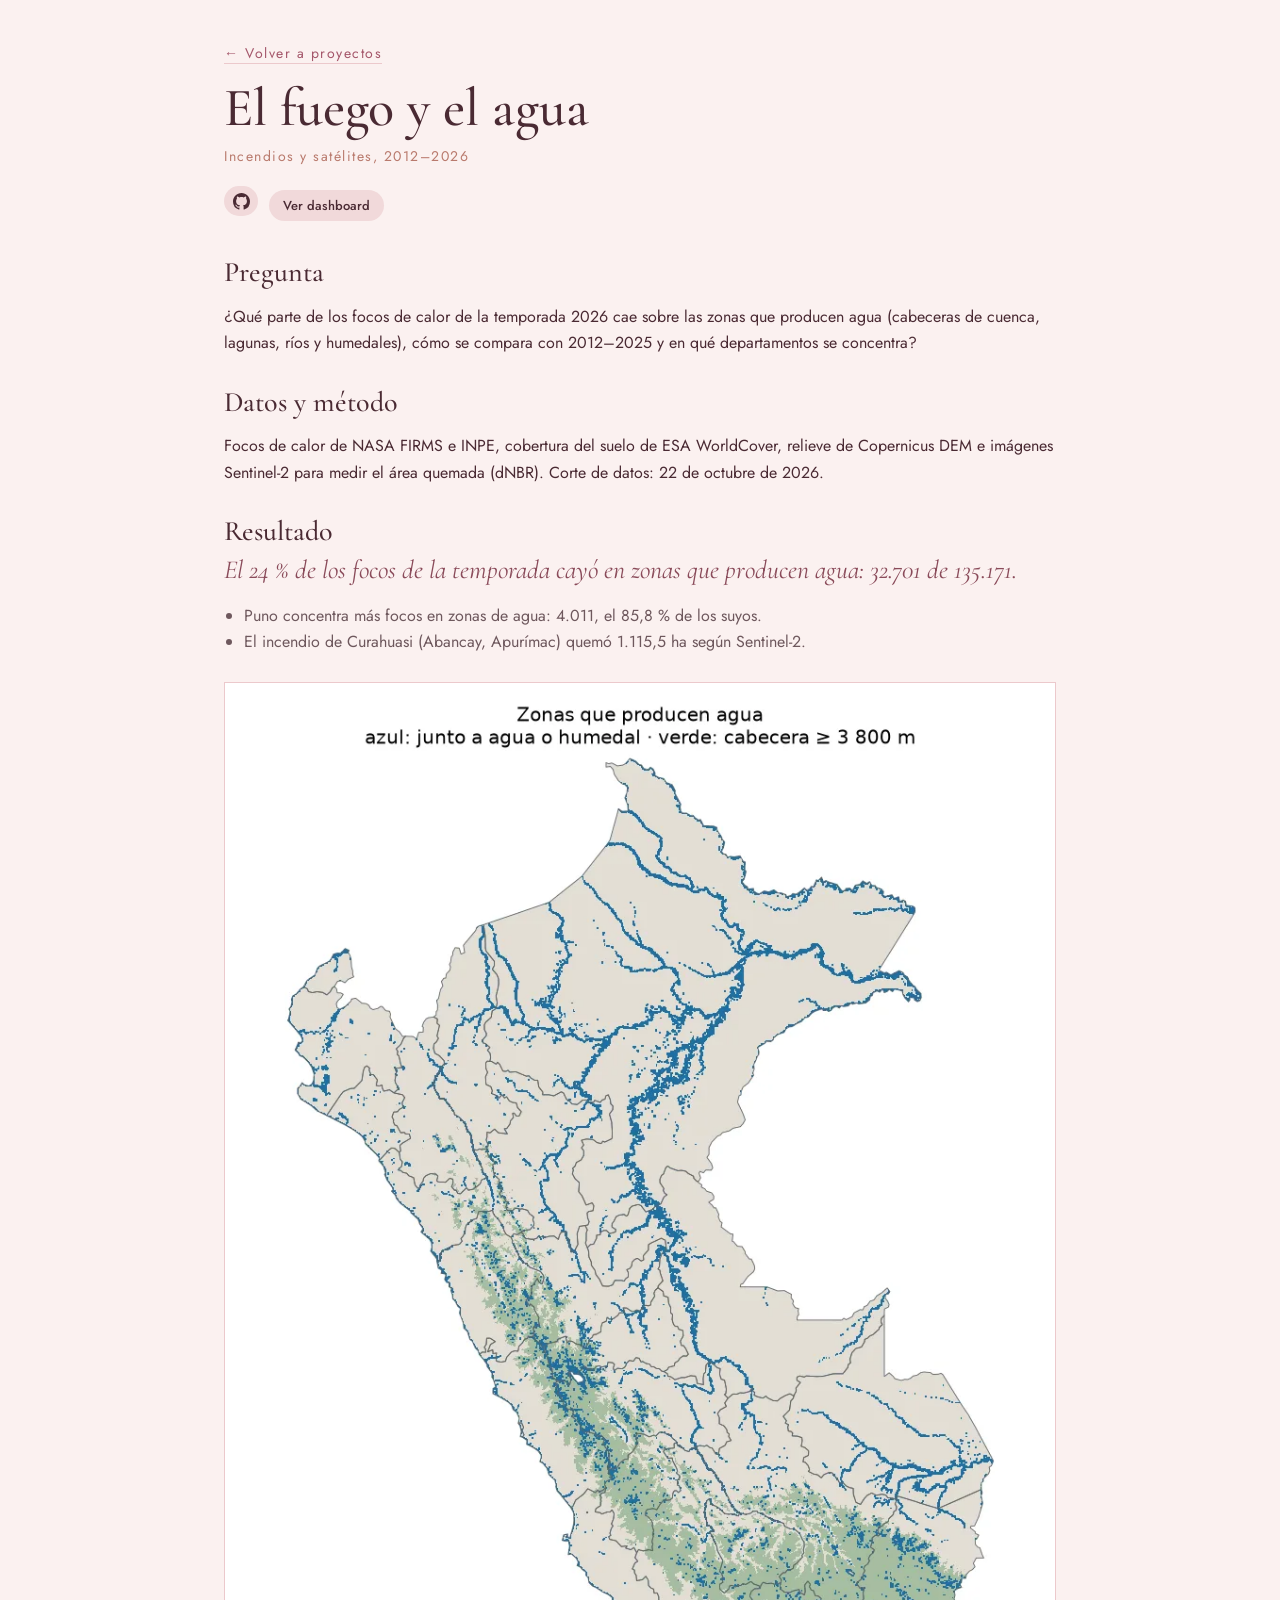
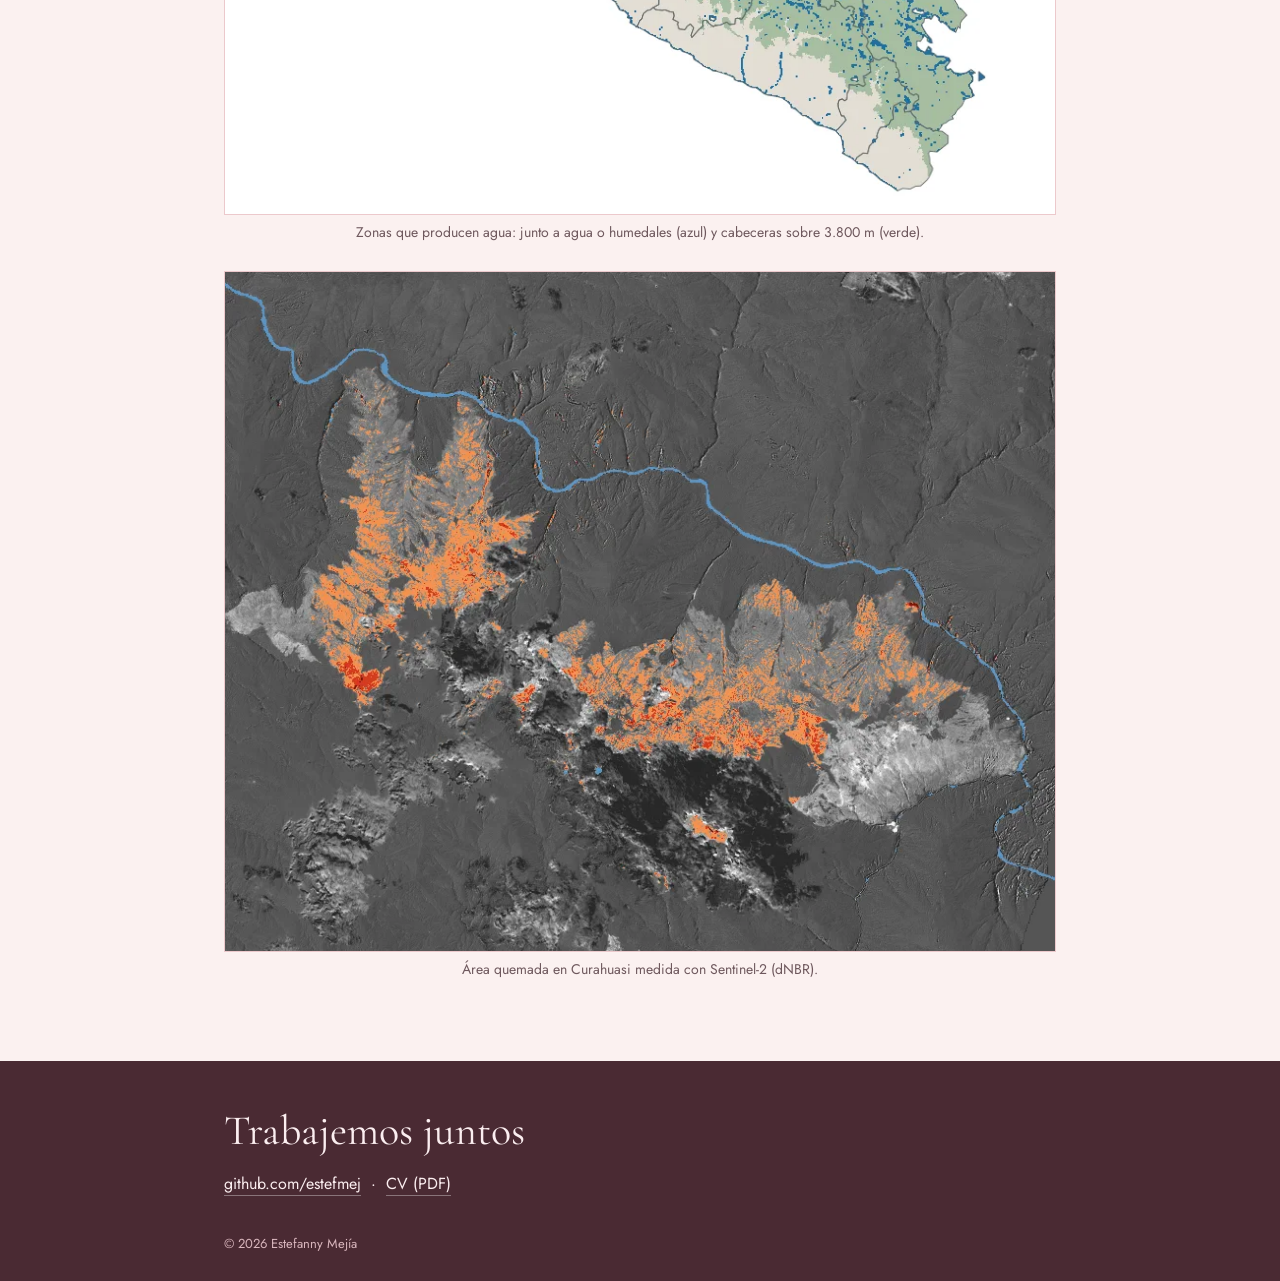
<file: proyectos/fuego-y-agua/index.html>
<!DOCTYPE html>
<html lang="es">
<head>
<meta charset="utf-8">
<meta name="viewport" content="width=device-width, initial-scale=1">
<title>El fuego y el agua · Estefanny Mejía</title>
<meta name="author" content="Estefanny Mejía">
<link rel="icon" href="../../images/favicon.svg" type="image/svg+xml">
<link rel="preconnect" href="https://fonts.googleapis.com">
<link rel="preconnect" href="https://fonts.gstatic.com" crossorigin>
<link href="https://fonts.googleapis.com/css2?family=Cormorant+Garamond:ital,wght@0,400;0,500;0,600;1,500&family=Jost:wght@400;500&family=Pinyon+Script&display=swap" rel="stylesheet">
<link rel="stylesheet" href="../../stylesheet.css?v=6">
</head>
<body>
<main class="col">
  <div class="ptop">
    <a class="back" href="../../index.html#proyectos">← Volver a proyectos</a>
    <h1>El fuego y el agua</h1>
    <p class="meta">Incendios y satélites, 2012–2026</p>
    <p><a class="pill gh-only" href="https://github.com/estefmej/fuego-y-agua" aria-label="Código en GitHub" title="Código en GitHub"><svg class="gh" viewBox="0 0 16 16" width="15" height="15" aria-hidden="true"><path fill="currentColor" d="M8 0c4.42 0 8 3.58 8 8a8.013 8.013 0 0 1-5.45 7.59c-.4.08-.55-.17-.55-.38 0-.27.01-1.13.01-2.2 0-.75-.25-1.23-.54-1.48 1.78-.2 3.65-.88 3.65-3.95 0-.88-.31-1.59-.82-2.15.08-.2.36-1.02-.08-2.12 0 0-.67-.22-2.2.82-.64-.18-1.32-.27-2-.27-.68 0-1.36.09-2 .27-1.53-1.03-2.2-.82-2.2-.82-.44 1.1-.16 1.92-.08 2.12-.51.56-.82 1.28-.82 2.15 0 3.06 1.86 3.75 3.64 3.95-.23.2-.44.55-.51 1.07-.46.21-1.61.55-2.33-.66-.15-.24-.6-.83-1.23-.82-.67.01-.27.38.01.53.34.19.73.9.82 1.13.16.45.68 1.31 2.69.94 0 .67.01 1.3.01 1.49 0 .21-.15.45-.55.38A7.995 7.995 0 0 1 0 8c0-4.42 3.58-8 8-8Z"/></svg></a> <a class="pill" href="../../demo/fuego-y-agua/">Ver dashboard</a></p>
  </div>
  <div class="pbody">
    <h2>Pregunta</h2>
    <p>¿Qué parte de los focos de calor de la temporada 2026 cae sobre las zonas que producen agua (cabeceras de cuenca, lagunas, ríos y humedales), cómo se compara con 2012–2025 y en qué departamentos se concentra?</p>
    <h2>Datos y método</h2>
    <p>Focos de calor de NASA FIRMS e INPE, cobertura del suelo de ESA WorldCover, relieve de Copernicus DEM e imágenes Sentinel-2 para medir el área quemada (dNBR). Corte de datos: 22 de octubre de 2026.</p>
    <h2>Resultado</h2>
    <p class="key">El 24 % de los focos de la temporada cayó en zonas que producen agua: 32.701 de 135.171.</p>
    <ul><li>Puno concentra más focos en zonas de agua: 4.011, el 85,8 % de los suyos.</li><li>El incendio de Curahuasi (Abancay, Apurímac) quemó 1.115,5 ha según Sentinel-2.</li></ul>
<figure class="fig"><img src="../../images/fuego-mapa.webp" alt="Mapa de las zonas que producen agua en el Perú" loading="lazy"><figcaption>Zonas que producen agua: junto a agua o humedales (azul) y cabeceras sobre 3.800 m (verde).</figcaption></figure>
<figure class="fig"><img src="../../images/fuego-dnbr.webp" alt="Imagen satelital del área quemada en Curahuasi" loading="lazy"><figcaption>Área quemada en Curahuasi medida con Sentinel-2 (dNBR).</figcaption></figure>
  </div>
</main>
<footer>
  <div class="col">
    <p class="big">Trabajemos juntos</p>
    <p><a href="https://github.com/estefmej">github.com/estefmej</a> &nbsp;·&nbsp; <a href="../../data/CV_Estefanny_Mejia.pdf">CV (PDF)</a></p>
    <div class="meta"><span>© 2026 Estefanny Mejía</span></div>
  </div>
</footer>
</body>
</html>
</file>
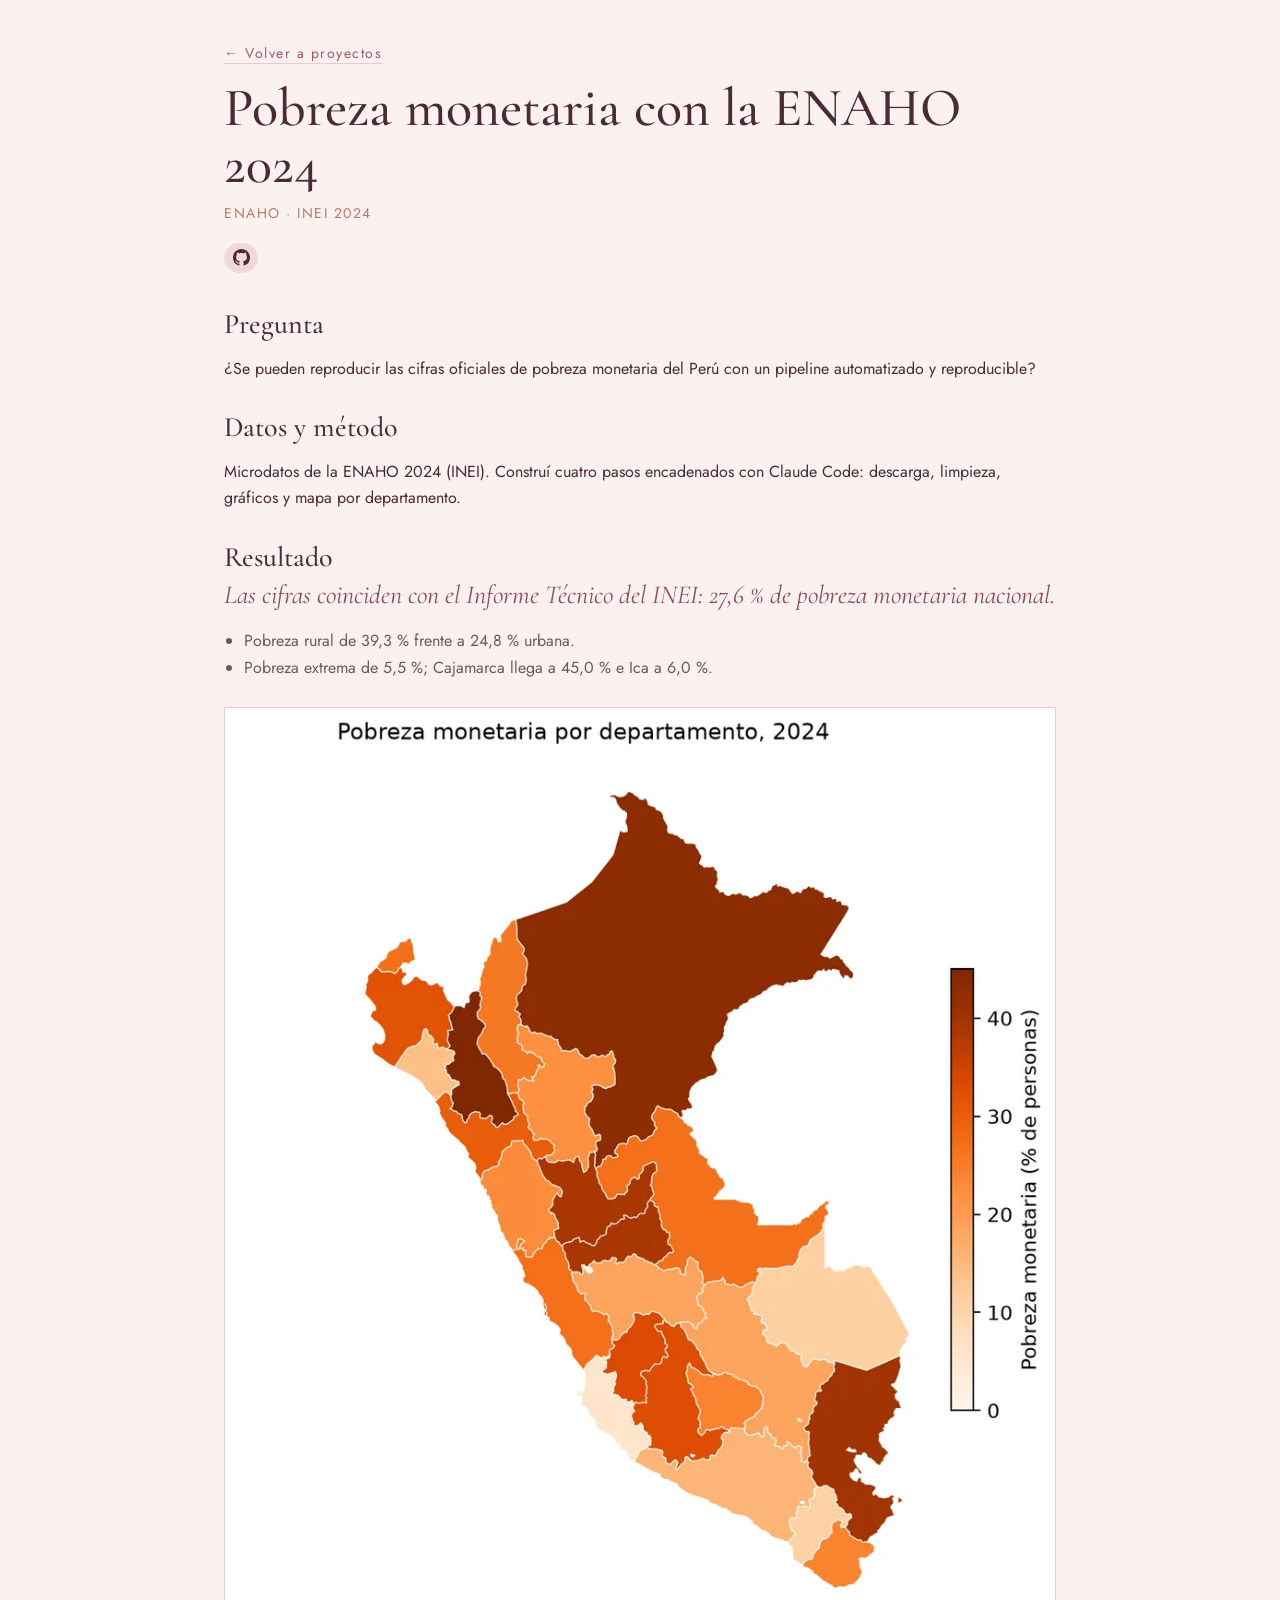
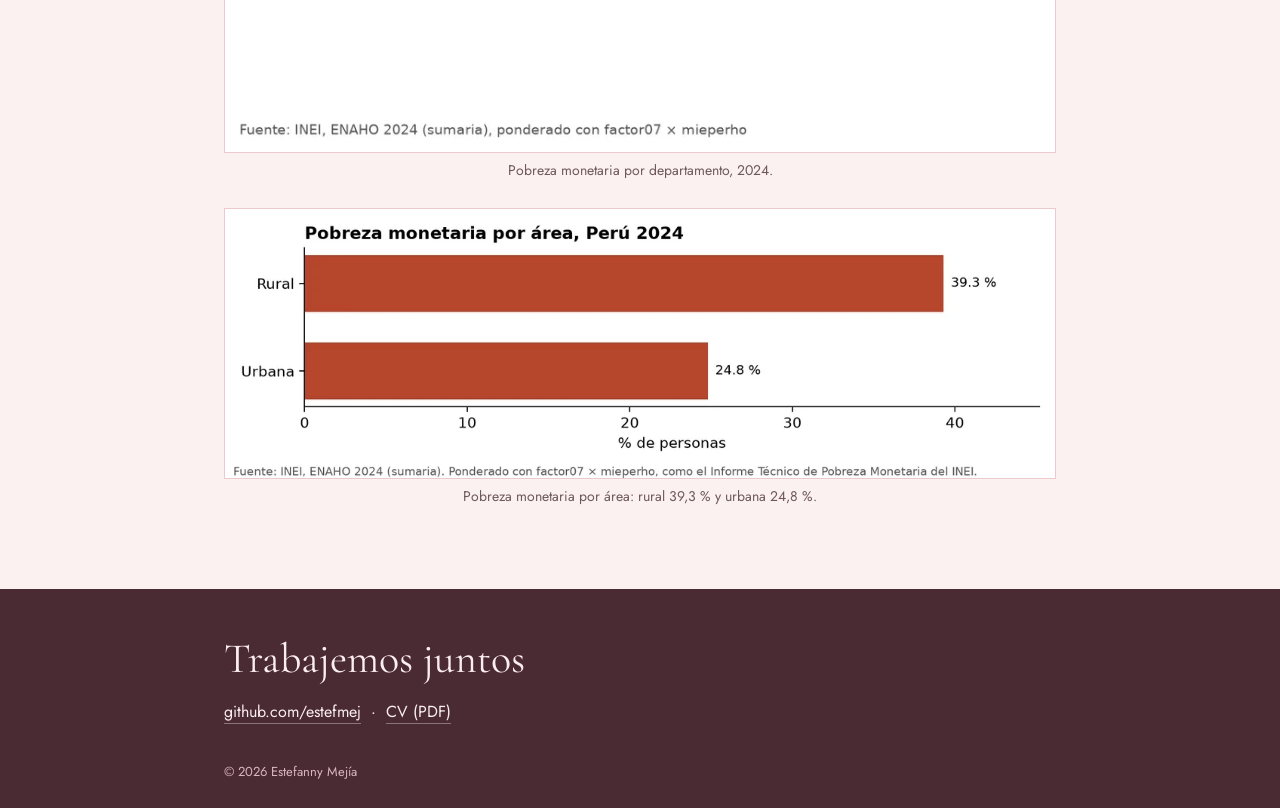
<file: proyectos/pobreza-enaho/index.html>
<!DOCTYPE html>
<html lang="es">
<head>
<meta charset="utf-8">
<meta name="viewport" content="width=device-width, initial-scale=1">
<title>Pobreza monetaria con la ENAHO 2024 · Estefanny Mejía</title>
<meta name="author" content="Estefanny Mejía">
<link rel="icon" href="../../images/favicon.svg" type="image/svg+xml">
<link rel="preconnect" href="https://fonts.googleapis.com">
<link rel="preconnect" href="https://fonts.gstatic.com" crossorigin>
<link href="https://fonts.googleapis.com/css2?family=Cormorant+Garamond:ital,wght@0,400;0,500;0,600;1,500&family=Jost:wght@400;500&family=Pinyon+Script&display=swap" rel="stylesheet">
<link rel="stylesheet" href="../../stylesheet.css?v=6">
</head>
<body>
<main class="col">
  <div class="ptop">
    <a class="back" href="../../index.html#proyectos">← Volver a proyectos</a>
    <h1>Pobreza monetaria con la ENAHO 2024</h1>
    <p class="meta">ENAHO · INEI 2024</p>
    <p><a class="pill gh-only" href="https://github.com/estefmej/Tarea_enaho" aria-label="Código en GitHub" title="Código en GitHub"><svg class="gh" viewBox="0 0 16 16" width="15" height="15" aria-hidden="true"><path fill="currentColor" d="M8 0c4.42 0 8 3.58 8 8a8.013 8.013 0 0 1-5.45 7.59c-.4.08-.55-.17-.55-.38 0-.27.01-1.13.01-2.2 0-.75-.25-1.23-.54-1.48 1.78-.2 3.65-.88 3.65-3.95 0-.88-.31-1.59-.82-2.15.08-.2.36-1.02-.08-2.12 0 0-.67-.22-2.2.82-.64-.18-1.32-.27-2-.27-.68 0-1.36.09-2 .27-1.53-1.03-2.2-.82-2.2-.82-.44 1.1-.16 1.92-.08 2.12-.51.56-.82 1.28-.82 2.15 0 3.06 1.86 3.75 3.64 3.95-.23.2-.44.55-.51 1.07-.46.21-1.61.55-2.33-.66-.15-.24-.6-.83-1.23-.82-.67.01-.27.38.01.53.34.19.73.9.82 1.13.16.45.68 1.31 2.69.94 0 .67.01 1.3.01 1.49 0 .21-.15.45-.55.38A7.995 7.995 0 0 1 0 8c0-4.42 3.58-8 8-8Z"/></svg></a></p>
  </div>
  <div class="pbody">
    <h2>Pregunta</h2>
    <p>¿Se pueden reproducir las cifras oficiales de pobreza monetaria del Perú con un pipeline automatizado y reproducible?</p>
    <h2>Datos y método</h2>
    <p>Microdatos de la ENAHO 2024 (INEI). Construí cuatro pasos encadenados con Claude Code: descarga, limpieza, gráficos y mapa por departamento.</p>
    <h2>Resultado</h2>
    <p class="key">Las cifras coinciden con el Informe Técnico del INEI: 27,6 % de pobreza monetaria nacional.</p>
    <ul><li>Pobreza rural de 39,3 % frente a 24,8 % urbana.</li><li>Pobreza extrema de 5,5 %; Cajamarca llega a 45,0 % e Ica a 6,0 %.</li></ul>
<figure class="fig"><img src="../../images/enaho-mapa.webp" alt="Mapa de pobreza monetaria por departamento, 2024" loading="lazy"><figcaption>Pobreza monetaria por departamento, 2024.</figcaption></figure>
<figure class="fig"><img src="../../images/enaho-area.webp" alt="Gráfico de pobreza monetaria por área, 2024" loading="lazy"><figcaption>Pobreza monetaria por área: rural 39,3 % y urbana 24,8 %.</figcaption></figure>
  </div>
</main>
<footer>
  <div class="col">
    <p class="big">Trabajemos juntos</p>
    <p><a href="https://github.com/estefmej">github.com/estefmej</a> &nbsp;·&nbsp; <a href="../../data/CV_Estefanny_Mejia.pdf">CV (PDF)</a></p>
    <div class="meta"><span>© 2026 Estefanny Mejía</span></div>
  </div>
</footer>
</body>
</html>
</file>
<file: stylesheet.css>
:root {
  --bg: #fbf1f0;
  --paper: #fffafa;
  --ink: #4a2a33;
  --rose: #c98a96;
  --wine: #8a4b5a;
  --link: #a4566a;
  --gold: #b97a6d;
  --blush: #f1d9da;
  --line: #ecc9cc;
  --muted: #6e585d;
  --serif: "Cormorant Garamond", Georgia, "Times New Roman", serif;
  --sans: "Jost", "Helvetica Neue", Arial, sans-serif;
  --script: "Pinyon Script", "Brush Script MT", cursive;
}

* { box-sizing: border-box; }
html { scroll-behavior: smooth; }
@media (prefers-reduced-motion: reduce) { html { scroll-behavior: auto; } }
body { margin: 0; background: var(--bg); color: var(--ink); font-family: var(--sans); font-size: 16px; line-height: 1.65; }
img, video { max-width: 100%; display: block; }
a { color: var(--link); text-decoration: none; border-bottom: 1px solid var(--line); }
a:hover { color: var(--wine); border-color: var(--wine); }
a:focus-visible { outline: 2px solid var(--wine); outline-offset: 3px; }
.col { max-width: 880px; margin: 0 auto; padding: 0 24px; }

/* Encabezado */
.intro { text-align: center; padding: 64px 0 8px; }
.hello { font-family: var(--script); color: var(--gold); font-size: 42px; line-height: 1; margin: 0; }
.name { font-family: var(--serif); font-weight: 500; font-size: clamp(48px, 9vw, 84px); line-height: 1; letter-spacing: .03em; margin: 6px 0 8px; }
.tagline { font-family: var(--serif); font-style: italic; font-size: 26px; color: var(--wine); margin: 0 0 26px; }
.bio { text-align: left; font-size: 17px; line-height: 1.8; margin: 0 auto; max-width: 70ch; }
.quick { margin: 22px 0 0; font-size: 14px; letter-spacing: 1.5px; }
.quick a { border: 1px solid var(--wine); padding: 8px 18px; margin: 0 4px; display: inline-block; color: var(--wine); }
.quick a.solid { background: var(--wine); color: #fff; }
.quick a:hover { background: var(--ink); border-color: var(--ink); color: #fff; }

/* Secciones */
section { padding-top: 64px; }
h2 { font-family: var(--serif); font-weight: 500; font-size: 36px; margin: 0 0 6px; line-height: 1.1; }
h2::after { content: " ✦"; color: var(--gold); font-size: 18px; vertical-align: middle; }
.lead { color: var(--muted); margin: 0 0 18px; }

/* Proyectos, en filas */
.row { display: grid; grid-template-columns: 160px 1fr; gap: 22px; align-items: center; padding: 18px; border-top: 1px solid var(--line); }
.row:first-of-type { border-top: none; }
.row:hover { background: var(--paper); }
.thumb { width: 160px; height: 160px; object-fit: cover; border: 1px solid var(--line); background: #fff; }
.thumb-link { border: none; }
.ptitle { font-family: var(--serif); font-weight: 600; font-size: 23px; line-height: 1.2; color: var(--ink); border: none; }
.ptitle:hover { color: var(--wine); }
.plinks { font-size: 14px; margin: 2px 0 8px; }
.row p { margin: 0; font-size: 15px; }
.lbl { color: var(--gold); }

/* Reels */
.reels { display: grid; grid-template-columns: 1fr 1fr; gap: 26px; }
.reel { background: var(--ink); color: #fbeef0; padding: 14px 14px 22px; }
.reel video { width: 100%; aspect-ratio: 9 / 16; background: #000; object-fit: cover; }
.reel h3 { font-family: var(--serif); font-weight: 500; font-size: 26px; line-height: 1.15; margin: 16px 6px 4px; }
.reel p { margin: 0 6px 14px; color: #e8cdd2; font-size: 15px; }
.badge { display: inline-block; margin-left: 6px; background: var(--blush); color: var(--ink); font-size: 13px; font-weight: 500; letter-spacing: .5px; padding: 5px 14px; border-radius: 999px; }
.ai-note { font-size: 14px; color: var(--muted); margin: 14px 0 0; }

/* Dashboard */
.frame { border: 1px solid var(--line); background: #fff; }
.frame .bar { background: var(--wine); color: #fbeef0; font-size: 13px; padding: 7px 14px; display: flex; gap: 12px; }
.frame .bar a { margin-left: auto; color: #fbeef0; border-color: rgba(255,255,255,.4); }
.frame iframe { display: block; width: 100%; height: 520px; border: 0; }

/* Trayectoria */
.tl { border-left: 1px solid var(--gold); padding: 0 0 18px 24px; position: relative; }
.tl::before { content: ""; position: absolute; left: -5px; top: 10px; width: 9px; height: 9px; border-radius: 50%; background: var(--gold); }
.tl .d { font-size: 12px; letter-spacing: 2px; color: var(--gold); }
.tl h4 { font-family: var(--serif); font-weight: 500; font-size: 24px; margin: 0; line-height: 1.2; }
.tl p { margin: 0; color: var(--muted); font-size: 15px; }
.timeline { display: grid; grid-template-columns: 1fr 1fr; gap: 10px 40px; margin-top: 14px; }
.timeline h3 { font-family: var(--sans); font-weight: 500; font-size: 13px; letter-spacing: 2px; color: var(--gold); margin: 0 0 12px; }

/* Pie */
footer { background: var(--ink); color: #fbeef0; margin-top: 80px; padding: 48px 0 26px; }
footer .big { font-family: var(--serif); font-size: 42px; line-height: 1.05; margin: 0 0 18px; }
footer a { color: #fbeef0; border-color: rgba(255,255,255,.35); }
footer .meta { display: flex; justify-content: space-between; gap: 12px; flex-wrap: wrap; margin-top: 36px; font-size: 13px; color: #d9b6bd; }

/* Página de proyecto */
.back { font-size: 14px; letter-spacing: 1.5px; }
.ptop { padding-top: 40px; }
.ptop h1 { font-family: var(--serif); font-weight: 500; font-size: clamp(36px, 6vw, 54px); line-height: 1.05; margin: 14px 0 8px; }
.ptop .meta { color: var(--gold); font-size: 14px; letter-spacing: 1.5px; margin: 0 0 18px; }
.pbody h2 { font-size: 28px; margin-top: 30px; }
.pbody h2::after { content: none; }
.key { font-family: var(--serif); font-style: italic; font-size: 26px; line-height: 1.3; color: var(--wine); margin: 4px 0 8px; }
.pbody ul { padding-left: 20px; color: var(--muted); }
.fig { margin: 26px 0 0; }
.fig img { border: 1px solid var(--line); background: #fff; width: 100%; }
.fig figcaption { font-size: 14px; color: var(--muted); text-align: center; margin-top: 6px; }
.pbody .reel { max-width: 380px; margin-top: 26px; }

@media (max-width: 640px) {
  .intro { padding-top: 40px; }
  .row { grid-template-columns: 96px 1fr; gap: 14px; padding: 14px 0; }
  .thumb { width: 96px; height: 96px; }
  .ptitle { font-size: 20px; }
  .reels, .timeline { grid-template-columns: 1fr; }
  .reel { max-width: 380px; margin: 0 auto; }
  .frame iframe { height: 440px; }
  h2 { font-size: 30px; }
}

/* Encabezados de sección centrados */
.shead { text-align: center; margin: 0 auto 30px; max-width: 680px; }
.kicker { font-size: 13px; font-weight: 500; letter-spacing: 4px; color: var(--gold); margin: 0 0 4px; }
.shead h2 { font-size: clamp(36px, 6vw, 52px); margin: 0 0 10px; }
.shead h2::after { content: none; }
.shead .desc { color: var(--muted); font-size: 17px; line-height: 1.6; margin: 0; }

/* Proyectos en tarjetas grandes, mismo estilo que los reels */
.wide { max-width: 1080px; margin: 0 auto; padding: 64px 24px 0; }
.pcards { display: grid; grid-template-columns: repeat(3, 1fr); gap: 24px; }
.pcard { background: var(--ink); color: #fbeef0; padding: 14px 14px 22px; display: flex; flex-direction: column; }
.pcard .pic { display: block; border: none; background: #fff; aspect-ratio: 4 / 5; overflow: hidden; }
.pcard .pic img { width: 100%; height: 100%; object-fit: contain; padding: 10px; }
.pcard h3 { font-family: var(--serif); font-weight: 500; font-size: 26px; line-height: 1.15; margin: 16px 6px 8px; }
.pcard h3 a { color: #fbeef0; border: none; }
.pcard p { margin: 0 6px 8px; color: #e8cdd2; font-size: 15px; }
.pcard .lbl { color: var(--rose); }
.pcard .pills { margin: auto 6px 0; padding-top: 10px; display: flex; gap: 8px; flex-wrap: wrap; }
.pill { display: inline-block; background: var(--blush); color: var(--ink); font-size: 13px; font-weight: 500; padding: 5px 14px; border-radius: 999px; border: none; }
.pill:hover { background: #fff; color: var(--ink); }
.reels { max-width: 860px; margin: 0 auto; }
@media (max-width: 900px) { .pcards { grid-template-columns: 1fr 1fr; } }
@media (max-width: 640px) { .pcards { grid-template-columns: 1fr; } .pcard { max-width: 420px; margin: 0 auto; } }

/* Ícono de GitHub */
.gh { display: inline-block; vertical-align: -2px; margin-right: 6px; }
.quick .gh { margin-right: 4px; }
.ptop .pill { margin: 0 6px 6px 0; }
.ptop .pill:hover { background: var(--ink); color: #fff; }

/* Herramientas con íconos */
.tools { list-style: none; padding: 0; margin: 0 auto; max-width: 760px; display: grid; grid-template-columns: repeat(auto-fit, minmax(110px, 1fr)); gap: 22px 12px; }
.tools li { display: flex; flex-direction: column; align-items: center; gap: 8px; font-size: 14px; text-align: center; }
.ti { width: 62px; height: 62px; border-radius: 50%; background: var(--wine); color: #fff; display: flex; align-items: center; justify-content: center; }

/* Reels más pequeños */
.reels { max-width: 620px; gap: 20px; }
.reel h3 { font-size: 22px; }
.reel p { font-size: 14px; }

/* Botón solo con el ícono de GitHub */
.pill.gh-only { width: 34px; height: 30px; padding: 0; display: inline-flex; align-items: center; justify-content: center; }
.pill.gh-only .gh { margin: 0; width: 17px; height: 17px; }
.tools { grid-template-columns: repeat(5, 1fr); max-width: 640px; }
@media (max-width: 640px) { .tools { grid-template-columns: repeat(3, 1fr); } }

/* Reels aún más pequeños */
.reels { max-width: 440px; gap: 16px; }
.reel { padding: 10px 10px 16px; }
.reel h3 { font-size: 18px; margin: 12px 4px 4px; }
.reel p { font-size: 13px; margin: 0 4px 10px; }
.reel .badge { font-size: 11.5px; padding: 4px 10px; margin-left: 4px; }
@media (max-width: 640px) { .reels { grid-template-columns: 1fr 1fr; max-width: 360px; } .reel { max-width: none; } }

/* Un solo reel, centrado */
.reels.one { grid-template-columns: 1fr; max-width: 230px; }
@media (max-width: 640px) { .reels.one { grid-template-columns: 1fr; max-width: 230px; } }

/* Proyectos en tarjetas horizontales: imagen a la izquierda, texto a la derecha */
.hcards { display: grid; gap: 28px; }
.hcard { display: grid; grid-template-columns: 1fr 1.25fr; gap: 36px; align-items: center; background: #fff; border: 1px solid var(--line); border-radius: 22px; padding: 28px; }
.hpic { border: none; display: block; }
.hpic img { width: 100%; max-height: 380px; object-fit: contain; }
.hbody h3 { font-family: var(--serif); font-weight: 600; font-size: clamp(26px, 3vw, 34px); line-height: 1.1; margin: 0 0 12px; }
.hbody h3 a { color: var(--ink); border: none; }
.hbody h3 a:hover { color: var(--wine); }
.hq { font-family: var(--serif); font-style: italic; font-size: 21px; line-height: 1.4; color: var(--muted); margin: 0 0 16px; }
.hres { background: #fbeef0; border-left: 4px solid var(--wine); border-radius: 0 14px 14px 0; padding: 16px 20px; font-size: 16.5px; line-height: 1.65; margin-bottom: 16px; }
.hres b { color: var(--wine); }
.tags { display: flex; flex-wrap: wrap; gap: 8px; margin-bottom: 16px; }
.tag { border: 1px solid var(--line); border-radius: 999px; padding: 4px 13px; font-size: 13.5px; color: var(--muted); }
.btns { display: flex; flex-wrap: wrap; gap: 10px; align-items: center; }
.btn-o { border: 1px solid var(--line); border-radius: 999px; padding: 9px 20px; font-size: 15px; color: var(--ink); background: #fff; }
.btn-o:hover { border-color: var(--wine); color: var(--wine); background: #fff; }
.btn-o.gh-btn { width: 42px; height: 42px; padding: 0; display: inline-flex; align-items: center; justify-content: center; }
.btn-o.gh-btn .gh { margin: 0; width: 19px; height: 19px; }
@media (max-width: 760px) {
  .hcard { grid-template-columns: 1fr; gap: 18px; padding: 20px; }
  .hpic img { max-height: 300px; }
  .hq { font-size: 19px; }
}

/* Tarjetas de proyecto en formato oscuro */
.hcard { background: var(--ink); border-color: var(--ink); color: #fbeef0; }
.hpic { background: #fff; padding: 14px; border-radius: 12px; }
.hbody h3 a { color: #fbeef0; }
.hbody h3 a:hover { color: var(--blush); }
.hq { color: #e2c3c9; }
.hres { background: rgba(255,255,255,.08); border-left-color: var(--rose); color: #fbeef0; }
.hres b { color: #f6c9d1; }
.tag { border-color: rgba(255,255,255,.3); color: #e8cdd2; }
.btn-o { background: var(--blush); border-color: var(--blush); color: var(--ink); }
.btn-o:hover { background: #fff; border-color: #fff; color: var(--ink); }
</file>
